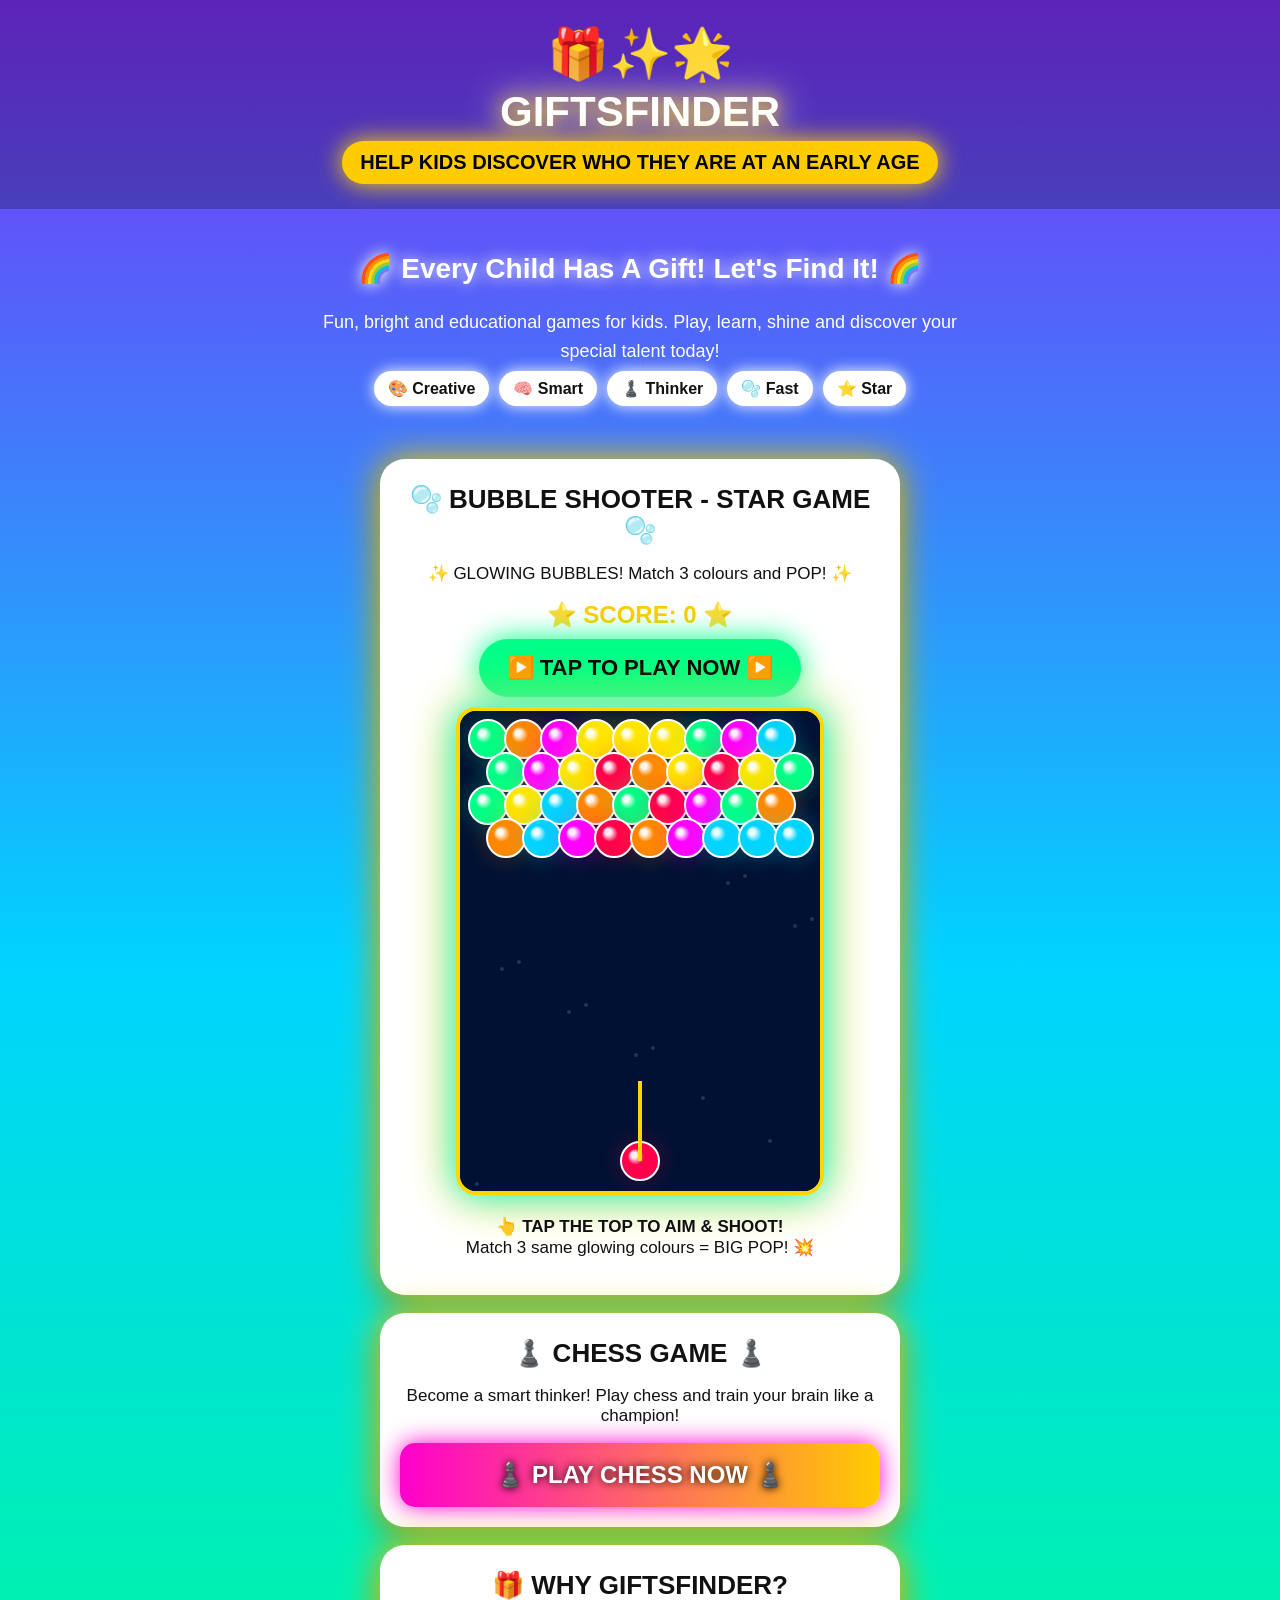
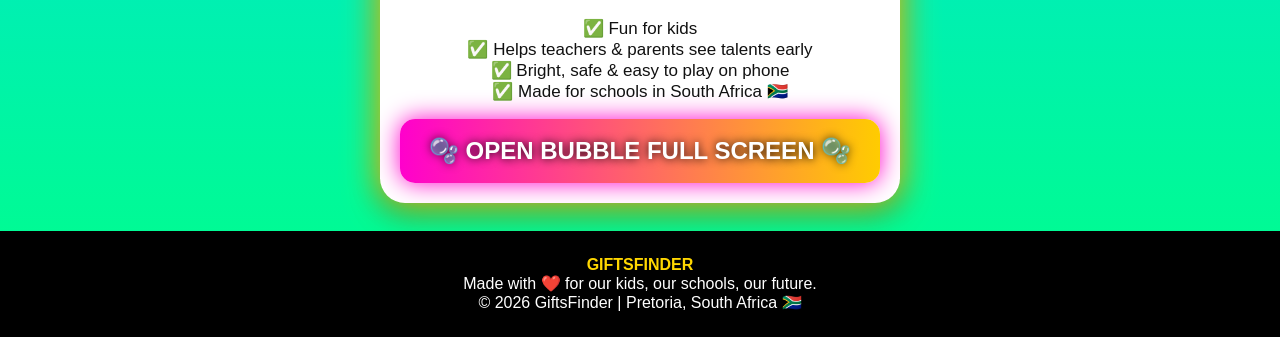
<file: index.html>
<!DOCTYPE html>
<html lang="en">
<head>
<meta charset="UTF-8">
<meta name="viewport" content="width=device-width,initial-scale=1">
<title>GiftsFinder - Help Kids Discover Who They Are</title>
<style>
*{box-sizing:border-box}
body{margin:0;font-family:Arial,sans-serif;background:linear-gradient(180deg,#7b2ff7,#00d4ff,#00ff88);color:#fff;text-align:center;min-height:100vh}
header{padding:25px 15px;background:rgba(0,0,0,.25)}
h1{font-size:42px;margin:5px;text-shadow:0 0 20px gold,0 0 40px #fff}
.tag{font-size:20px;font-weight:bold;background:#ffcc00;color:#000;display:inline-block;padding:10px 18px;border-radius:30px;box-shadow:0 0 25px gold}
.hero{padding:20px 15px}
.hero h2{font-size:28px;text-shadow:0 0 15px #fff}
.hero p{font-size:18px;max-width:650px;margin:auto;line-height:1.6}
.badges span{display:inline-block;background:#fff;color:#111;padding:8px 14px;border-radius:20px;margin:5px;font-weight:bold;box-shadow:0 0 15px #fff}
.games{padding:10px}
.card{background:#fff;color:#111;max-width:520px;margin:18px auto;padding:20px;border-radius:25px;box-shadow:0 0 35px gold,0 10px 30px rgba(0,0,0,.4)}
.card h3{font-size:26px;margin:5px}
.card p{font-size:17px}
.btn{display:block;background:linear-gradient(90deg,#ff00cc,#ffcc00);color:#fff;text-decoration:none;padding:18px;border-radius:15px;font-size:24px;font-weight:bold;box-shadow:0 0 25px #ff00cc;margin-top:12px;text-shadow:0 0 10px #000}
canvas{background:#001133;border:4px solid gold;border-radius:20px;max-width:95%;box-shadow:0 0 35px cyan,0 0 50px gold;touch-action:none}
#score{font-size:24px;font-weight:bold;color:#ffcc00}
#playBtn{padding:16px 28px;font-size:22px;font-weight:bold;border:0;border-radius:30px;background:#00ff88;box-shadow:0 0 30px #00ff88;cursor:pointer;margin:10px}
footer{padding:25px;background:#000;color:#fff;font-size:16px}
footer b{color:gold}
</style>
</head>
<body>
<header>
<div style="font-size:50px">🎁✨🌟</div>
<h1>GIFTSFINDER</h1>
<div class="tag">HELP KIDS DISCOVER WHO THEY ARE AT AN EARLY AGE</div>
</header>

<div class="hero">
<h2>🌈 Every Child Has A Gift! Let's Find It! 🌈</h2>
<p>Fun, bright and educational games for kids. Play, learn, shine and discover your special talent today!</p>
<div class="badges"><span>🎨 Creative</span><span>🧠 Smart</span><span>♟️ Thinker</span><span>🫧 Fast</span><span>⭐ Star</span></div>
</div>

<div class="games">

<div class="card">
<h3>🫧 BUBBLE SHOOTER - STAR GAME 🫧</h3>
<p>✨ GLOWING BUBBLES! Match 3 colours and POP! ✨</p>
<div id="score">⭐ SCORE: 0 ⭐</div>
<button id="playBtn" onclick="startGame()">▶️ TAP TO PLAY NOW ▶️</button><br>
<canvas id="c" width="360" height="480"></canvas>
<p>👆 <b>TAP THE TOP TO AIM & SHOOT!</b><br>Match 3 same glowing colours = BIG POP! 💥</p>
</div>

<div class="card">
<h3>♟️ CHESS GAME ♟️</h3>
<p>Become a smart thinker! Play chess and train your brain like a champion!</p>
<a class="btn" href="chess.html">♟️ PLAY CHESS NOW ♟️</a>
</div>

<div class="card">
<h3>🎁 WHY GIFTSFINDER?</h3>
<p>✅ Fun for kids<br>✅ Helps teachers & parents see talents early<br>✅ Bright, safe & easy to play on phone<br>✅ Made for schools in South Africa 🇿🇦</p>
<a class="btn" href="bubble.html">🫧 OPEN BUBBLE FULL SCREEN 🫧</a>
</div>

</div>

<footer>
<b>GIFTSFINDER</b><br>
Made with ❤️ for our kids, our schools, our future.<br>
© 2026 GiftsFinder | Pretoria, South Africa 🇿🇦
</footer>

<script>
const cv=document.getElementById('c'),ctx=cv.getContext('2d');
const colors=['#ff004c','#00ff88','#ffe600','#00d4ff','#ff00ff','#ff8800'];
let bubbles=[],ball=null,score=0,playing=false,angle=-Math.PI/2;
function nb(x,y){return{x:x,y:y,r:19,c:colors[Math.floor(Math.random()*colors.length)]}}
function startGame(){
playing=true;score=0;bubbles=[];
for(let r=0;r<4;r++)for(let i=0;i<9;i++){let b=nb(28+i*36+(r%2?18:0),28+r*33);bubbles.push(b)}
ball=nb(180,450);
document.getElementById('playBtn').innerText='🔥 PLAYING! KEEP SHOOTING! 🔥';
draw();
}
function drawBubble(b){
let g=ctx.createRadialGradient(b.x-6,b.y-6,3,b.x,b.y,20);
g.addColorStop(0,'#ffffff');g.addColorStop(.3,b.c);g.addColorStop(1,b.c);
ctx.beginPath();ctx.arc(b.x,b.y,b.r,0,7);ctx.fillStyle=g;ctx.fill();
ctx.shadowBlur=18;ctx.shadowColor=b.c;ctx.strokeStyle='#fff';ctx.lineWidth=2;ctx.stroke();ctx.shadowBlur=0;
}
function draw(){
ctx.clearRect(0,0,360,480);
ctx.fillStyle='#001133';ctx.fillRect(0,0,360,480);
ctx.fillStyle='rgba(255,255,255,.15)';
for(let i=0;i<20;i++){ctx.beginPath();ctx.arc((i*67)%360,(i*43)%480,2,0,7);ctx.fill()}
bubbles.forEach(drawBubble);
if(ball)drawBubble(ball);
if(ball){ctx.beginPath();ctx.moveTo(180,450);ctx.lineTo(180+Math.cos(angle)*80,450+Math.sin(angle)*80);ctx.strokeStyle='gold';ctx.lineWidth=4;ctx.stroke()}
document.getElementById('score').innerText='⭐ SCORE: '+score+' ⭐';
}
function shoot(mx,my){
if(!playing||!ball)return;
angle=Math.atan2(my-450,mx-180);
let bx=180,by=450,cur=ball;ball=null;
let iv=setInterval(()=>{
bx+=Math.cos(angle)*11;by+=Math.sin(angle)*11;
if(bx<20||bx>340)angle=Math.PI-angle;
let hit=bubbles.find(b=>Math.hypot(b.x-bx,b.y-by)<36);
if(hit||by<28){
clearInterval(iv);
let n=nb(Math.max(20,Math.min(340,bx)),Math.max(26,by));n.c=cur.c;bubbles.push(n);
let same=bubbles.filter(b=>b.c===n.c&&Math.hypot(b.x-n.x,b.y-n.y)<75);
if(same.length>=2){same.forEach(b=>b.dead=true);n.dead=true;score+=same.length*20+20}
bubbles=bubbles.filter(b=>!b.dead);
ball=nb(180,450);draw();
}
draw();
if(ball===null){}else{let t=nb(bx,by);t.c=cur.c;drawBubble(t)}
},30);
}
cv.addEventListener('click',e=>{const r=cv.getBoundingClientRect();shoot((e.clientX-r.left)*(360/r.width),(e.clientY-r.top)*(480/r.height))});
cv.addEventListener('touchstart',e=>{const r=cv.getBoundingClientRect();let t=e.touches[0];shoot((t.clientX-r.left)*(360/r.width),(t.clientY-r.top)*(480/r.height))});
for(let r=0;r<4;r++)for(let i=0;i<9;i++)bubbles.push(nb(28+i*36+(r%2?18:0),28+r*33));
ball=nb(180,450);draw();
</script>
</body>
</html>
</file>
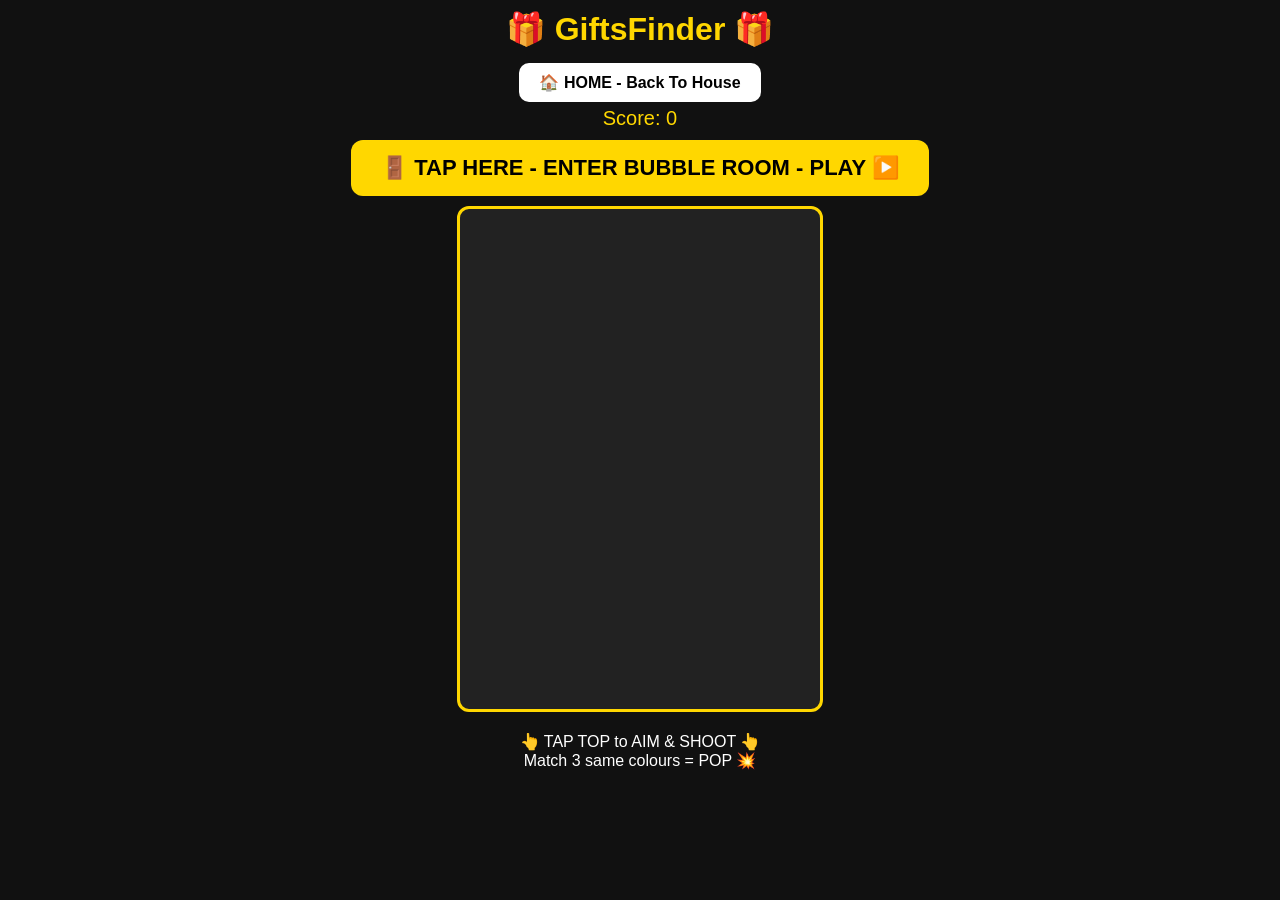
<file: bubble.html>
<!DOCTYPE html>
<html>
<head>
<meta name="viewport" content="width=device-width,initial-scale=1">
<title>Bubble Shooter - GiftsFinder</title>
<style>
body{margin:0;background:#111;text-align:center;font-family:Arial;color:#fff}
h1{color:gold;margin:10px}
#door{padding:15px 30px;font-size:22px;background:gold;border:0;border-radius:12px;font-weight:bold;margin:10px}
#back{display:inline-block;padding:10px 20px;background:#fff;color:#000;border-radius:10px;text-decoration:none;font-weight:bold;margin:5px}
canvas{background:#222;border:3px solid gold;border-radius:12px;max-width:95%}
#score{font-size:20px;color:gold}
</style>
</head>
<body>
<h1>🎁 GiftsFinder 🎁</h1>
<a id="back" href="index.html">🏠 HOME - Back To House</a><br>
<div id="score">Score: 0</div>
<button id="door" onclick="startGame()">🚪 TAP HERE - ENTER BUBBLE ROOM - PLAY ▶️</button><br>
<canvas id="c" width="360" height="500"></canvas>
<p>👆 TAP TOP to AIM & SHOOT 👆<br>Match 3 same colours = POP 💥</p>
<script>
const cv=document.getElementById('c'),ctx=cv.getContext('2d');
const colors=['red','lime','yellow','cyan','magenta','orange'];
let bubbles=[],ball=null,score=0,playing=false,angle=-Math.PI/2;
function newBubble(x,y){return{x:x,y:y,r:18,c:colors[Math.floor(Math.random()*colors.length)],dead:false}}
function startGame(){
playing=true;score=0;bubbles=[];ball=null;
document.getElementById('door').innerText='🔥 PLAYING - SHOOT! 🔥';
for(let r=0;r<4;r++)for(let i=0;i<9;i++)bubbles.push(newBubble(27+i*36+(r%2?18:0),27+r*32));
nextBall();draw();
}
function nextBall(){ball=newBubble(180,470);ball.c=colors[Math.floor(Math.random()*colors.length)];}
function draw(){
ctx.clearRect(0,0,360,500);
bubbles.forEach(b=>{if(!b.dead){ctx.beginPath();ctx.arc(b.x,b.y,b.r,0,7);ctx.fillStyle=b.c;ctx.fill();ctx.strokeStyle='#fff';ctx.stroke();}});
if(ball){ctx.beginPath();ctx.arc(ball.x,ball.y,ball.r,0,7);ctx.fillStyle=ball.c;ctx.fill();ctx.strokeStyle='#fff';ctx.stroke();
ctx.beginPath();ctx.moveTo(180,470);ctx.lineTo(180+Math.cos(angle)*70,470+Math.sin(angle)*70);ctx.strokeStyle='gold';ctx.lineWidth=3;ctx.stroke();}
document.getElementById('score').innerText='Score: '+score;
}
cv.addEventListener('click',e=>{
if(!playing)return;
const rect=cv.getBoundingClientRect();
const mx=(e.clientX-rect.left)*(360/rect.width),my=(e.clientY-rect.top)*(500/rect.height);
angle=Math.atan2(my-470,mx-180);
let bx=180,by=470;
let iv=setInterval(()=>{
bx+=Math.cos(angle)*10;by+=Math.sin(angle)*10;
if(bx<18||bx>342)angle=Math.PI-angle;
let hit=bubbles.find(b=>!b.dead&&Math.hypot(b.x-bx,b.y-by)<36);
if(hit||by<30){
clearInterval(iv);
let nb=newBubble(Math.max(20,Math.min(340,bx)),Math.max(25,by));nb.c=ball.c;bubbles.push(nb);
let same=bubbles.filter(b=>!b.dead&&b.c===nb.c&&Math.hypot(b.x-nb.x,b.y-nb.y)<70);
if(same.length>=2){same.forEach(b=>b.dead=true);nb.dead=true;score+=same.length*10+10;}
bubbles=bubbles.filter(b=>!b.dead);
nextBall();
}
ball.x=bx;ball.y=by;draw();
if(by<30||hit){ball=null;draw();nextBall();draw();}
},30);
});
draw();
</script>
</body>
</html>
</file>
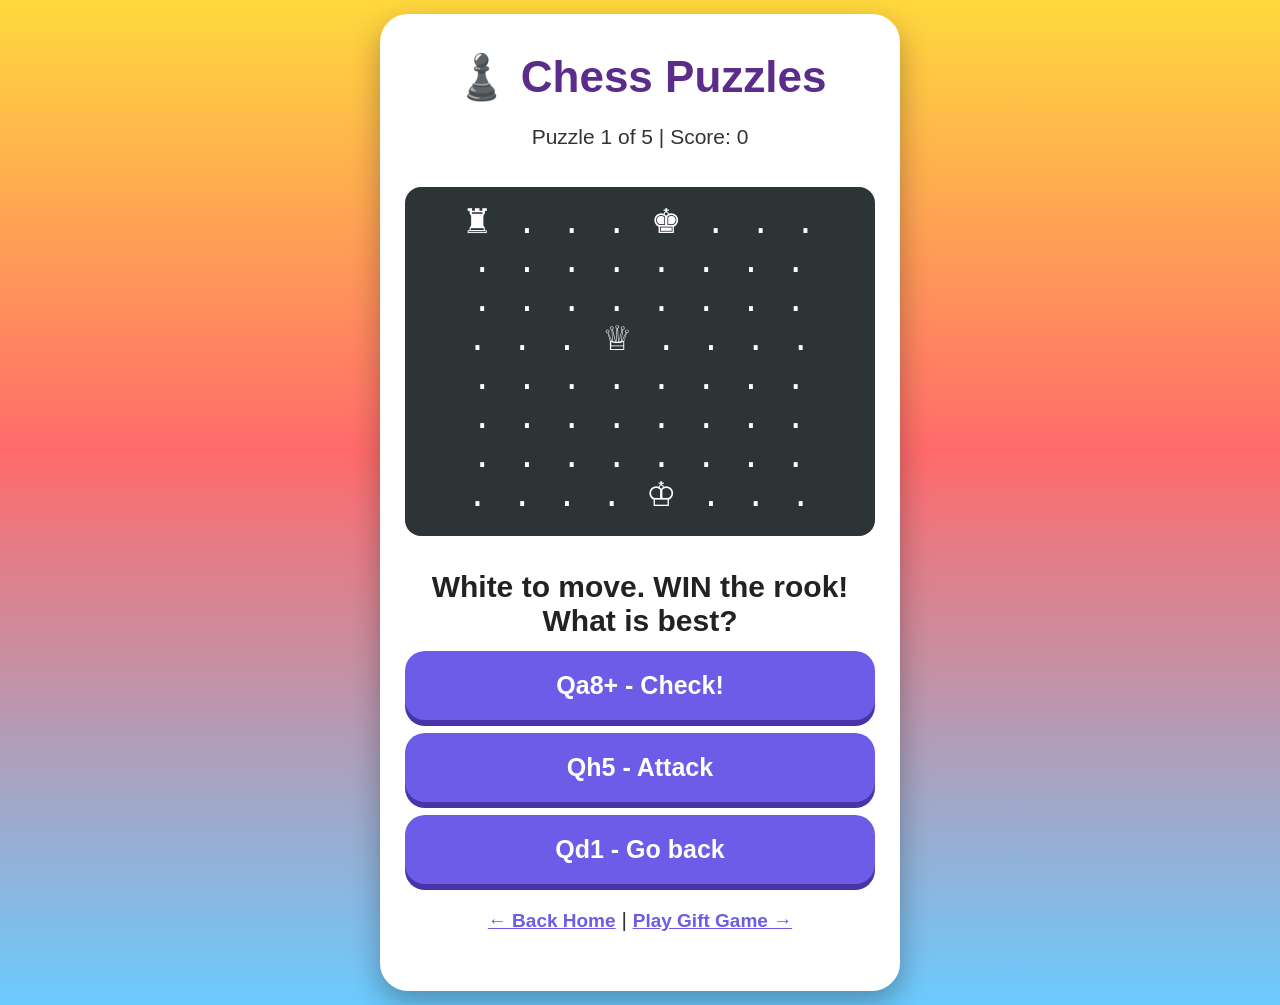
<file: chess.html>
<!DOCTYPE html><html><head><meta charset="UTF-8"><meta name="viewport" content="width=device-width,initial-scale=1">
<title>Chess Puzzles - Gift Finder</title><link rel="stylesheet" href="css/style.css"></head>
<body><div class="box center">
<div id="chessBox">
<h1>♟️ Chess Puzzles</h1>
<p id="pNum"></p>
<pre class="board" id="board"></pre>
<h2 id="chessQ"></h2>
<div id="chessOpts"></div>
<p id="why" class="small" style="font-size:17px;color:#5B2C8A;font-weight:bold"></p>
<p><a href="index.html">← Back Home</a> | <a href="play.html?age=older">Play Gift Game →</a></p>
</div>
</div><script src="js/chess.js"></script></body></html>
</file>
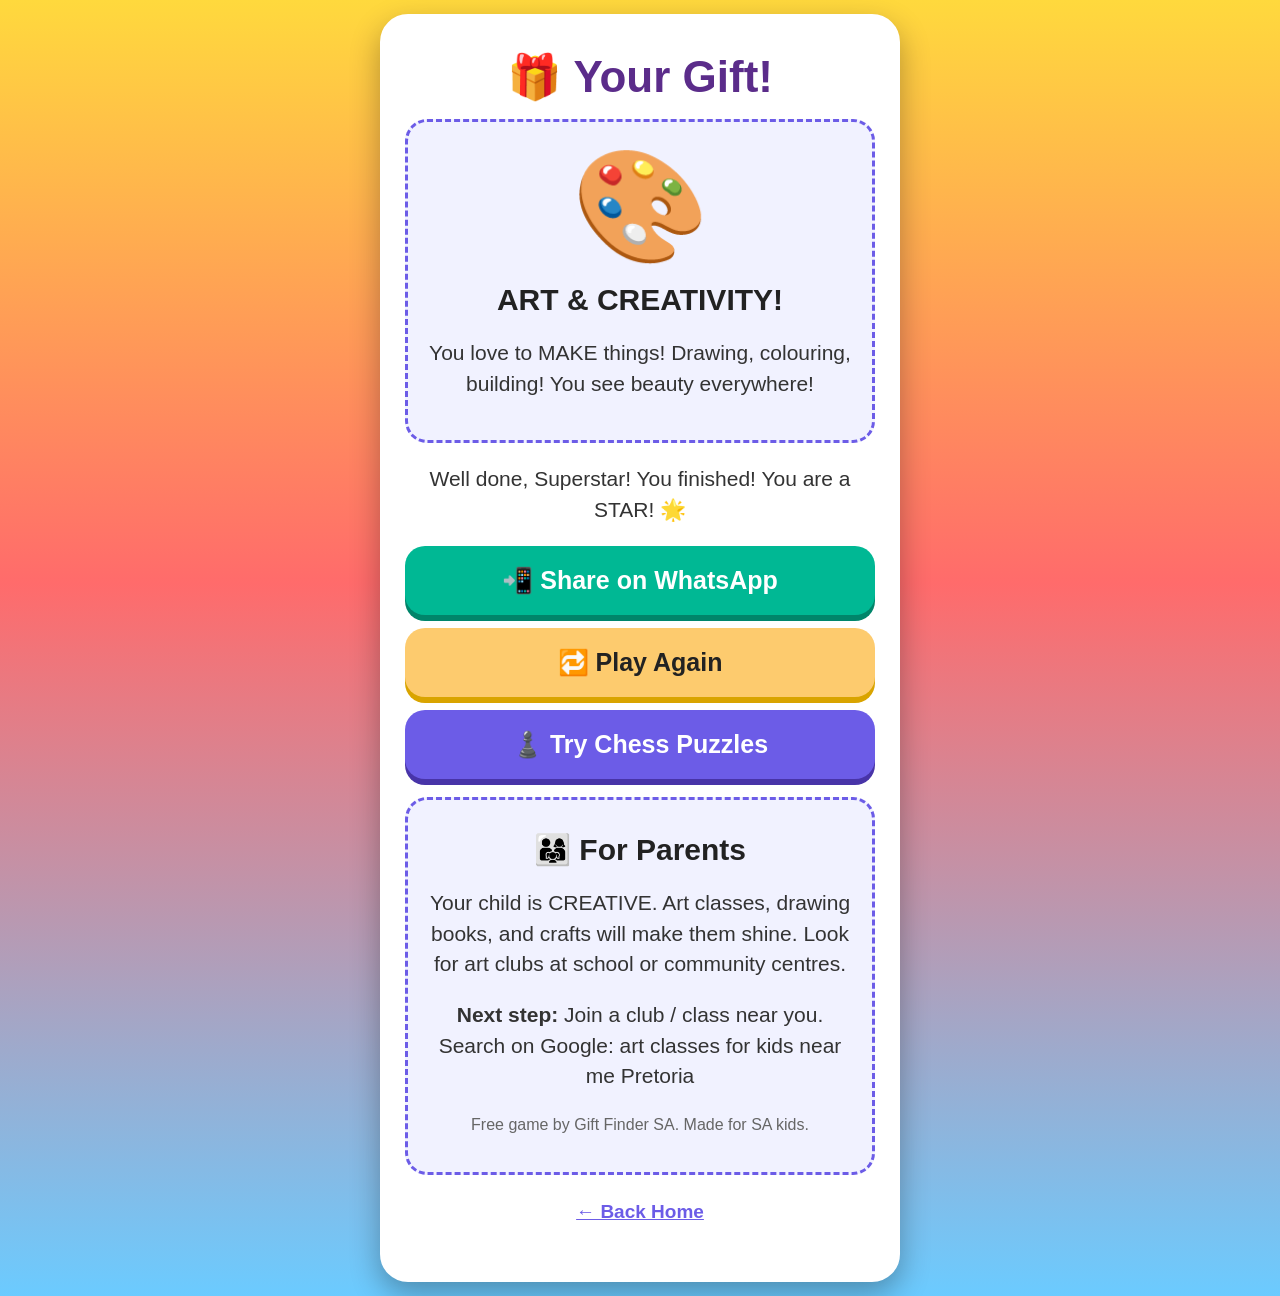
<file: result.html>
<!DOCTYPE html><html><head><meta charset="UTF-8"><meta name="viewport" content="width=device-width,initial-scale=1">
<title>Your Gift - Gift Finder</title><link rel="stylesheet" href="css/style.css"></head>
<body><div class="box center">
<h1 id="title">🎁 Your Gift!</h1>
<div class="card center"><span class="emoji" id="emoji">🎁</span><h2 id="giftName"></h2><p id="giftText"></p></div>
<p id="kidMsg"></p>
<button class="green" onclick="shareWA()">📲 Share on WhatsApp</button>
<button class="yellow" onclick="location.href='play.html?age=older'">🔁 Play Again</button>
<button onclick="location.href='chess.html'">♟️ Try Chess Puzzles</button>
<div class="card"><h2>👨‍👩‍👧 For Parents</h2><p id="parentText"></p><p><b>Next step:</b> Join a club / class near you. Search on Google: <span id="searchText"></span></p><p class="small">Free game by Gift Finder SA. Made for SA kids.</p></div>
<p><a href="index.html">← Back Home</a></p>
</div><script>
const u=new URLSearchParams(location.search);const name=u.get("name")||"Superstar";const gift=u.get("gift")||"art";
const G={art:{e:"🎨",n:"ART & CREATIVITY!",t:"You love to MAKE things! Drawing, colouring, building! You see beauty everywhere!",p:"Your child is CREATIVE. Art classes, drawing books, and crafts will make them shine. Look for art clubs at school or community centres.",s:"art classes for kids near me Pretoria"},
music:{e:"🎵",n:"MUSIC STAR!",t:"You love MUSIC! Singing, dancing, rhythm! You make people happy with sound!",p:"Your child is MUSICAL. Choir, music lessons, or dance classes will grow this gift. Ask school about choir / music.",s:"music lessons for kids near me Pretoria"},
chess:{e:"♟️",n:"CHESS & THINKING STAR!",t:"You love PUZZLES! You think deep! You solve hard problems! Future champion thinker!",p:"Your child is a THINKER. Chess club and coding / puzzles will grow this gift fast. Chess is FREE at many schools.",s:"chess club for kids near me Pretoria"},
sport:{e:"⚽",n:"SPORT STAR!",t:"You love to MOVE! Running, ball, winning! Strong, fast, brave!",p:"Your child is SPORTY. Soccer, athletics, netball will grow discipline + health. Join school sport this term.",s:"sports clubs for kids near me Pretoria"}};
const g=G[gift];document.getElementById("emoji").innerText=g.e;document.getElementById("giftName").innerText=g.n;document.getElementById("giftText").innerText=g.t;document.getElementById("kidMsg").innerText="Well done, "+name+"! You finished! You are a STAR! 🌟";document.getElementById("parentText").innerText=g.p;document.getElementById("searchText").innerText=g.s;
function shareWA(){const txt="🎁 "+name+" played Gift Finder! Gift: "+g.n+" Play FREE: https://giftsfinder.co.za/";window.open("https://wa.me/?text="+encodeURIComponent(txt));}
</script></body></html>
</file>
<file: css/style.css>
*{box-sizing:border-box}
body{margin:0;font-family:Arial,sans-serif;background:linear-gradient(180deg,#FFD93D 0%,#FF6B6B 45%,#6BCBFF 100%);min-height:100vh;padding:14px}
.box{max-width:520px;margin:0 auto;background:#fff;border-radius:28px;padding:26px 20px 30px;box-shadow:0 12px 30px rgba(0,0,0,.30);border:5px solid #fff}
.center{text-align:center}
h1{font-size:44px;line-height:1.1;margin:8px 0;color:#5B2C8A}
h2{font-size:30px;margin:12px 0;color:#222}
p{font-size:21px;line-height:1.45;color:#333}
.small{font-size:16px;color:#666}
button{display:block;width:100%;padding:20px 14px;margin:13px 0;font-size:25px;font-weight:900;border:0;border-radius:20px;cursor:pointer;background:#6C5CE7;color:#fff;box-shadow:0 6px 0 #4834A8}
button:active{transform:translateY(4px);box-shadow:none}
.green{background:#00B894;box-shadow:0 6px 0 #00856A}
.yellow{background:#FDCB6E;color:#222;box-shadow:0 6px 0 #D9A400}
.red{background:#FF6B6B;box-shadow:0 6px 0 #CC4444}
.big{font-size:28px;padding:24px}
input,select{width:100%;padding:19px;font-size:23px;border:3px solid #6C5CE7;border-radius:16px;margin:10px 0;text-align:center;font-weight:bold}
.card{background:#F1F2FF;border:3px dashed #6C5CE7;border-radius:22px;padding:20px;margin:18px 0}
.emoji{font-size:110px;display:block;animation:bounce 1s infinite}
@keyframes bounce{0%,100%{transform:translateY(0)}50%{transform:translateY(-14px)}}
.board{font-size:34px;line-height:1.15;background:#2D3436;color:#fff;padding:18px 6px;border-radius:16px;overflow-x:auto;letter-spacing:2px}
a{font-size:19px;color:#6C5CE7;font-weight:bold}
</file>
